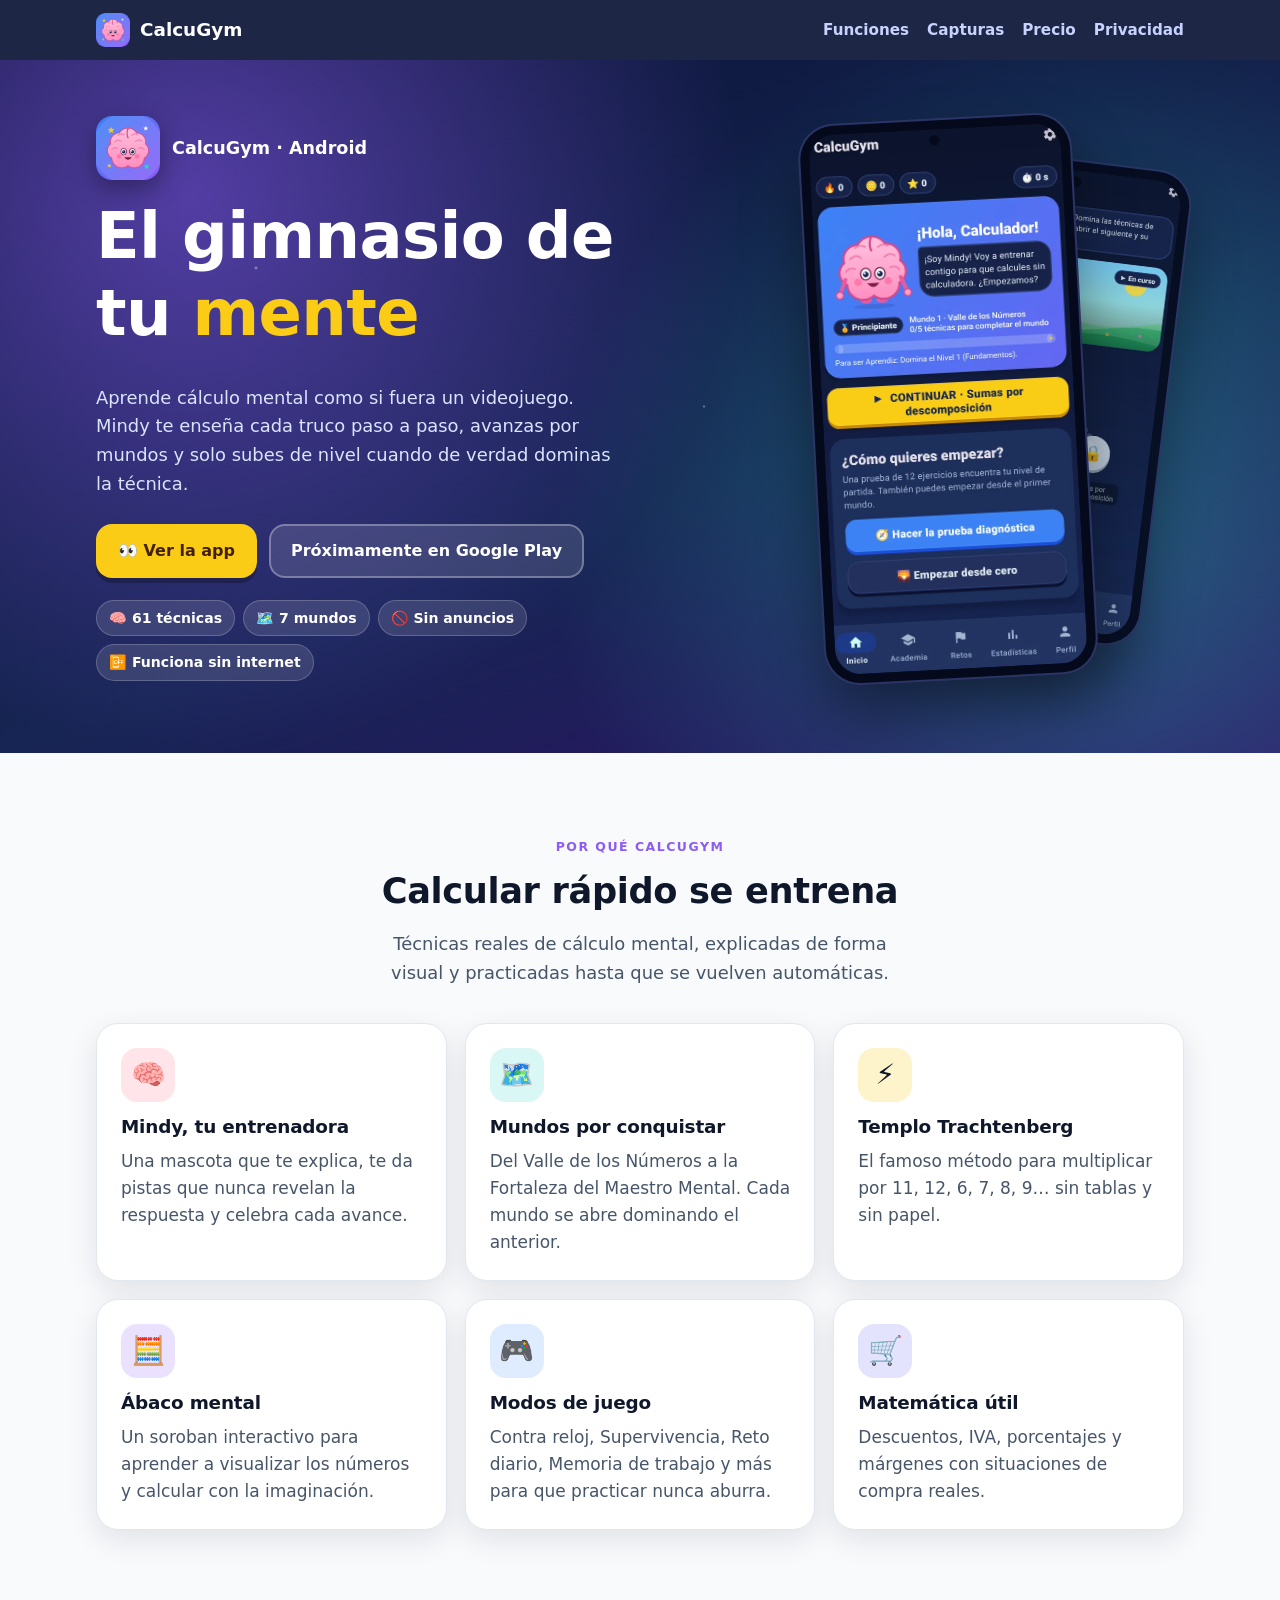
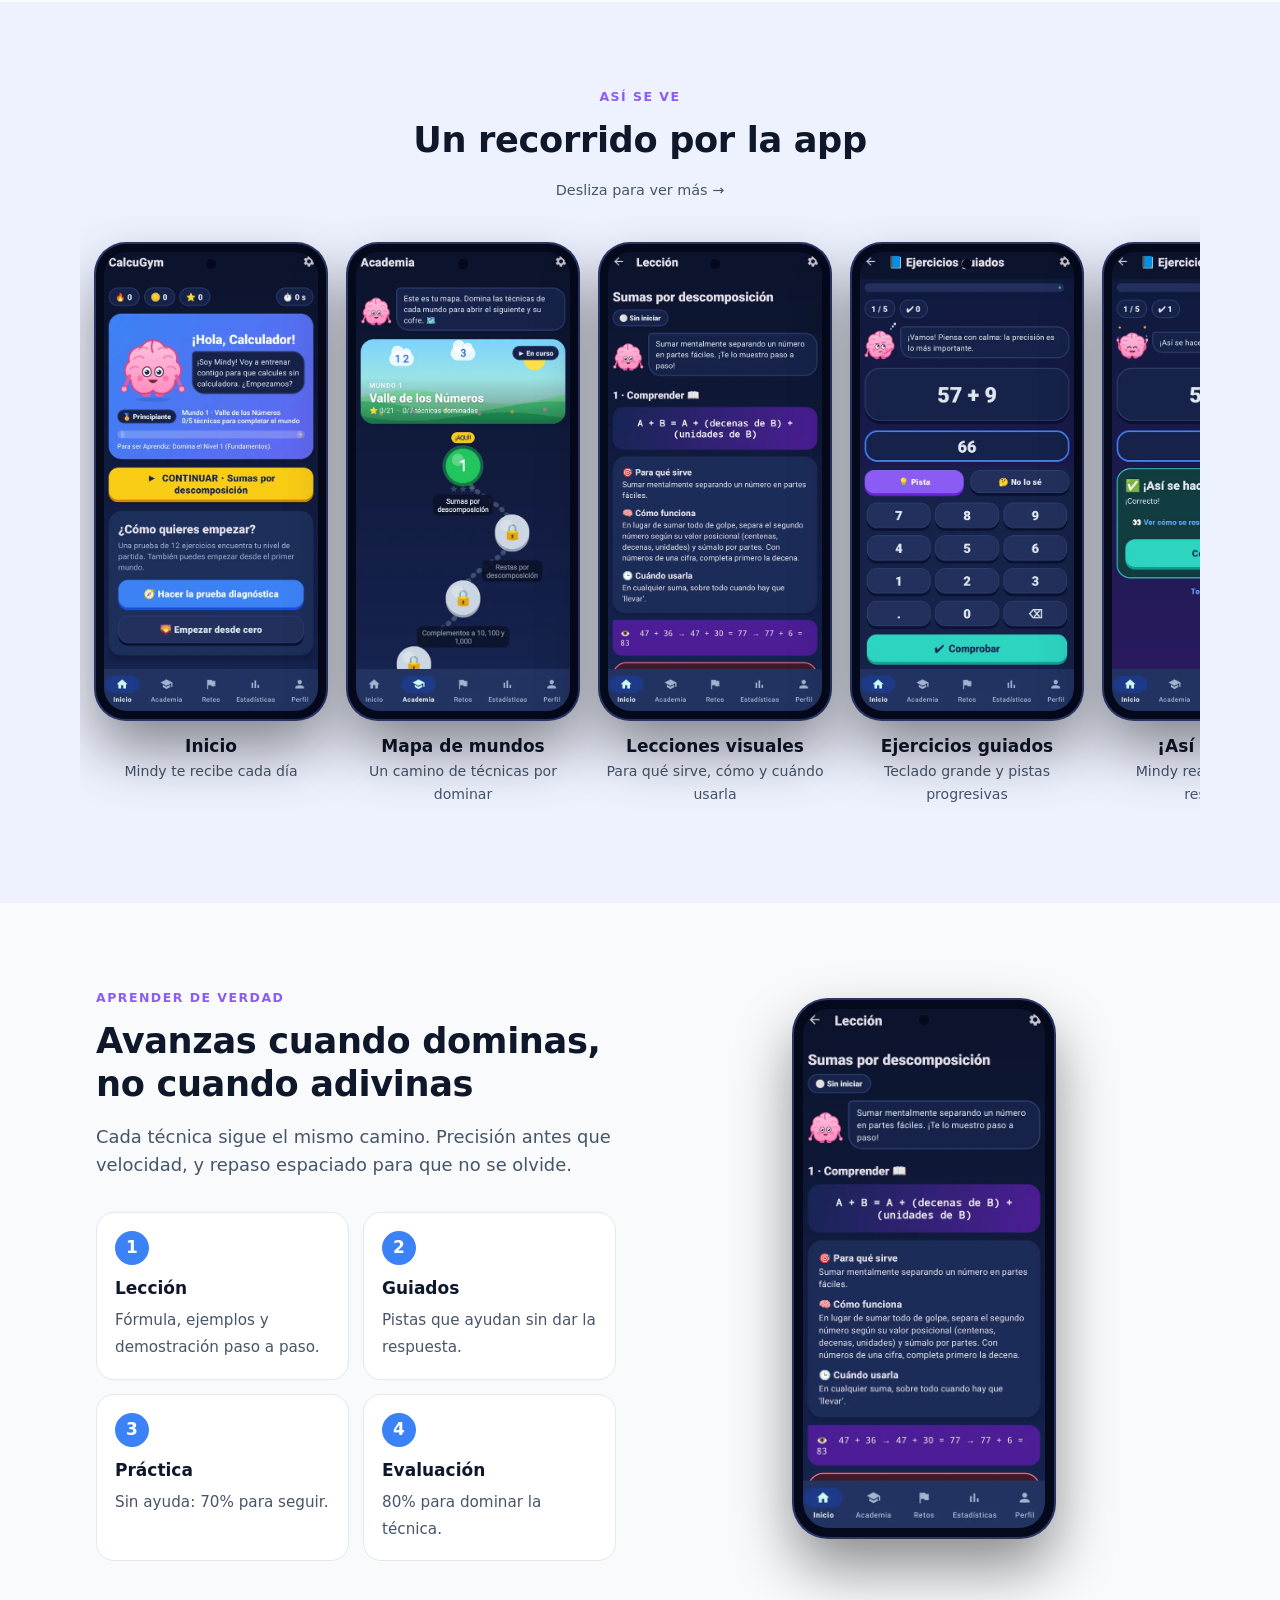
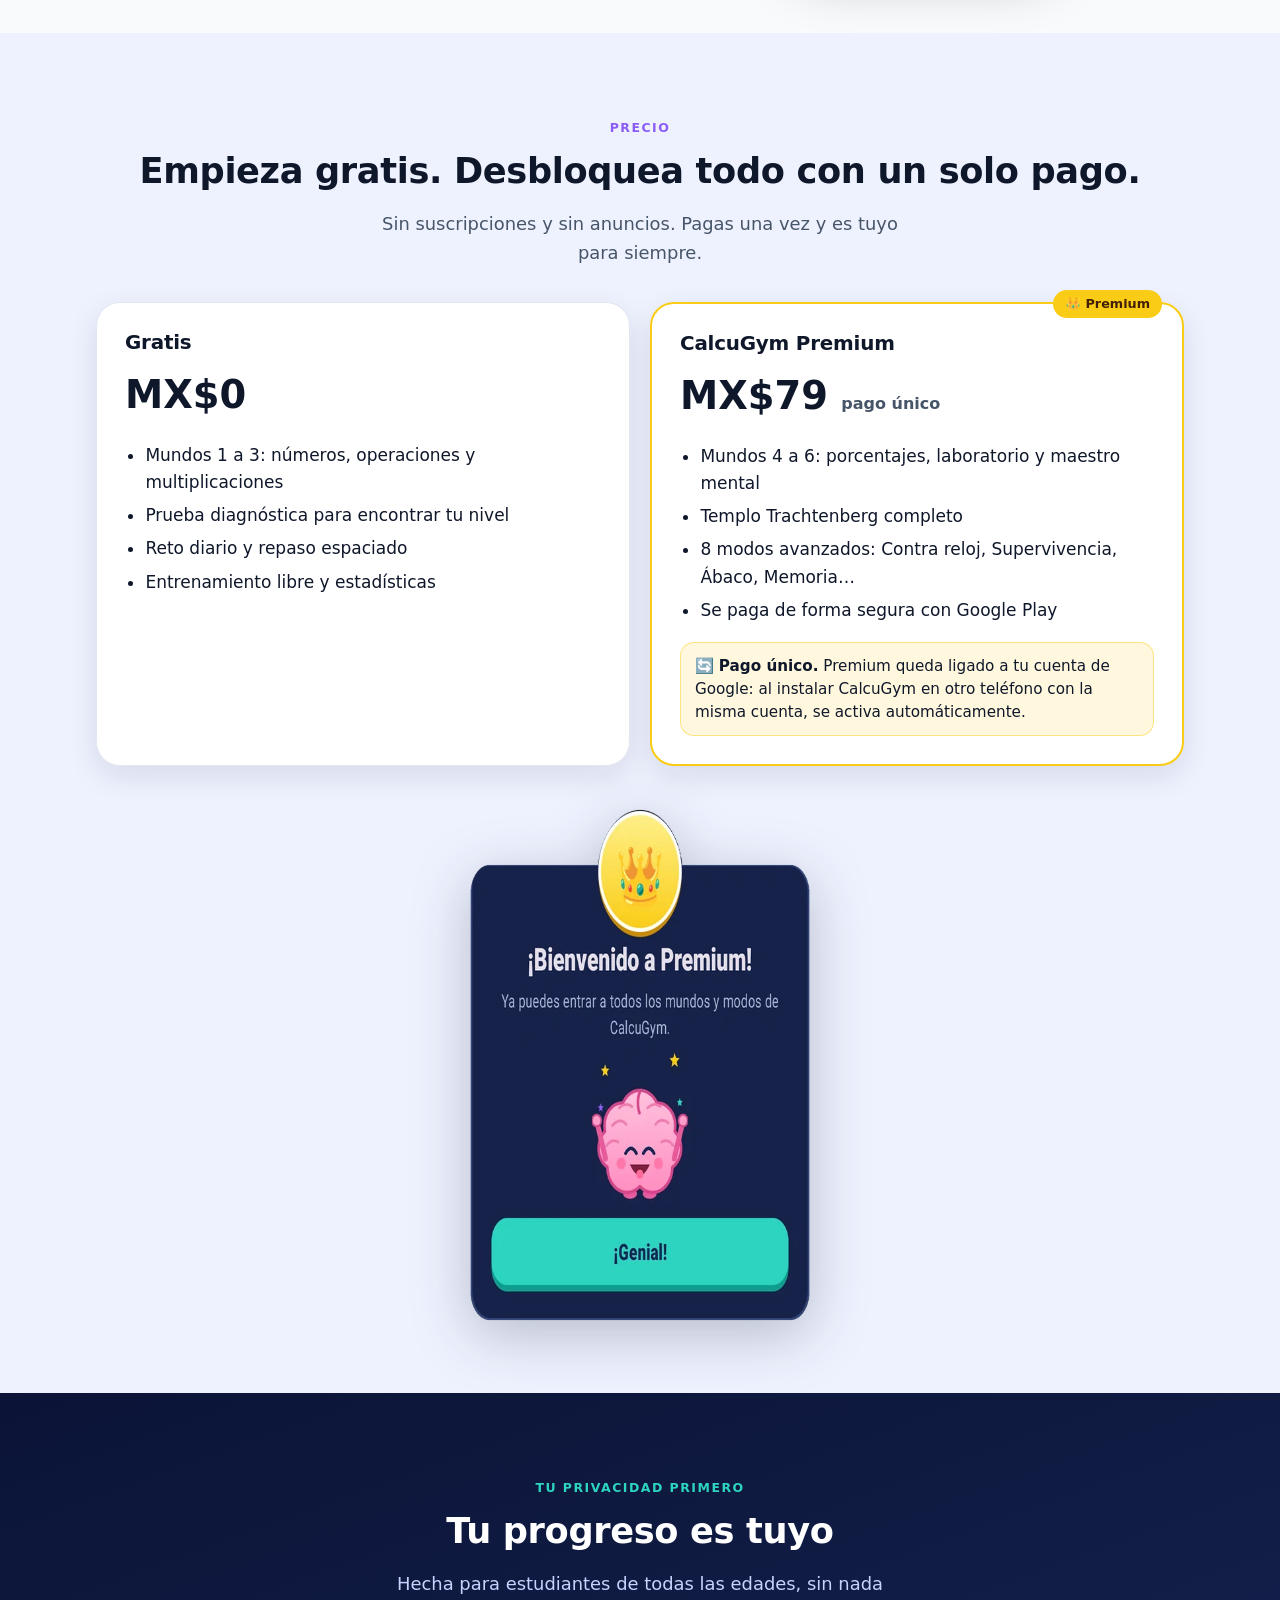
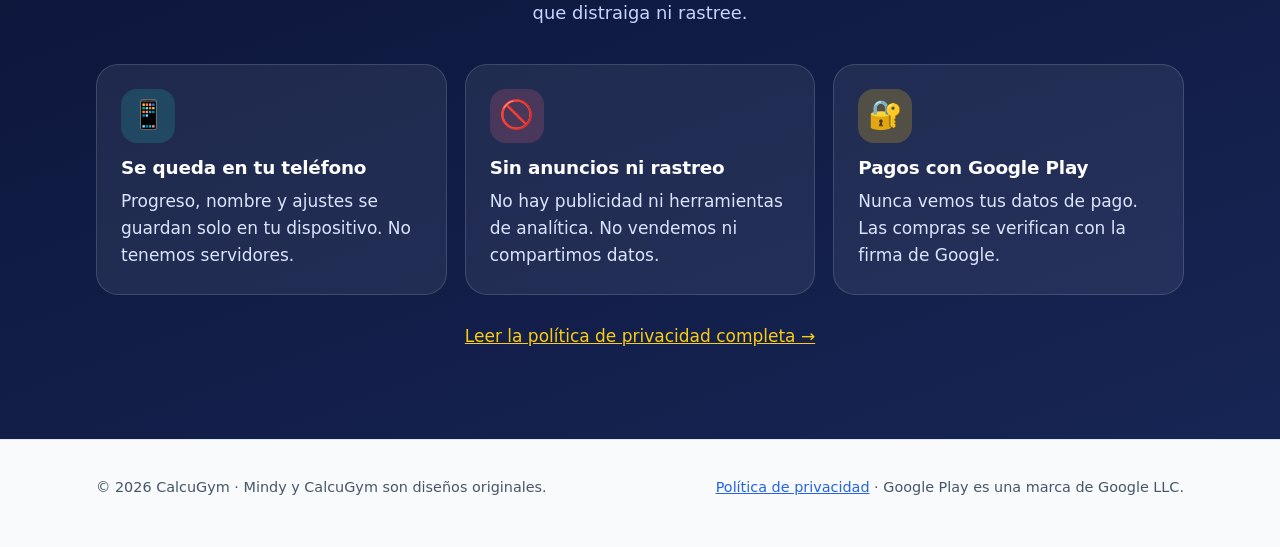
<file: index.html>
<!doctype html>
<html lang="es-MX">
<head>
<meta charset="utf-8">
<meta name="viewport" content="width=device-width, initial-scale=1">
<title>CalcuGym · El gimnasio de tu mente</title>
<meta name="description" content="CalcuGym es una app para Android que enseña cálculo mental como un videojuego: aprende con Mindy, avanza por mundos, domina el método Trachtenberg y el soroban. Sin anuncios y tu progreso se queda en tu teléfono.">
<meta name="theme-color" content="#0B1437">
<meta property="og:title" content="CalcuGym · El gimnasio de tu mente">
<meta property="og:description" content="Aprende cálculo mental jugando, con Mindy como entrenadora. Sin anuncios.">
<meta property="og:image" content="img/inicio.webp">
<link rel="icon" type="image/png" href="img/favicon.png">
<link rel="stylesheet" href="styles.css">
</head>
<body>

<header class="topbar">
  <div class="wrap">
    <a class="brand" href="#inicio"><img src="img/icono.png" alt="" width="34" height="34">CalcuGym</a>
    <nav class="nav" aria-label="Secciones">
      <a class="opt" href="#funciones">Funciones</a>
      <a class="opt" href="#capturas">Capturas</a>
      <a class="opt" href="#precio">Precio</a>
      <a href="privacidad.html">Privacidad</a>
    </nav>
  </div>
</header>

<main id="inicio">
  <!-- Portada -->
  <section class="hero">
    <div class="wrap">
      <div>
        <div class="app-id">
          <img src="img/icono.png" alt="Ícono de CalcuGym: Mindy, un cerebro rosa sonriente" width="64" height="64">
          <b>CalcuGym · Android</b>
        </div>
        <h1>El gimnasio de tu <span>mente</span></h1>
        <p class="lead">Aprende cálculo mental como si fuera un videojuego. Mindy te enseña cada truco paso a paso, avanzas por mundos y solo subes de nivel cuando de verdad dominas la técnica.</p>
        <div class="cta">
          <a class="btn btn-yellow" href="#capturas">👀 Ver la app</a>
          <a class="btn btn-ghost" href="#precio">Próximamente en Google Play</a>
        </div>
        <div class="pills">
          <span class="pill">🧠 61 técnicas</span>
          <span class="pill">🗺️ 7 mundos</span>
          <span class="pill">🚫 Sin anuncios</span>
          <span class="pill">📴 Funciona sin internet</span>
        </div>
      </div>
      <div class="hero-phones">
        <div class="phone"><img src="img/inicio.webp" alt="Pantalla de inicio: Mindy saluda y muestra el progreso del Mundo 1" width="540" height="1115"></div>
        <div class="phone back" aria-hidden="true"><img src="img/academia.webp" alt="" width="540" height="1115"></div>
      </div>
    </div>
  </section>

  <!-- Funciones -->
  <section id="funciones">
    <div class="wrap center">
      <p class="eyebrow">Por qué CalcuGym</p>
      <h2>Calcular rápido se entrena</h2>
      <p class="lead">Técnicas reales de cálculo mental, explicadas de forma visual y practicadas hasta que se vuelven automáticas.</p>
      <div class="grid" style="text-align:left">
        <div class="card"><div class="ico c-coral">🧠</div><h3>Mindy, tu entrenadora</h3><p>Una mascota que te explica, te da pistas que nunca revelan la respuesta y celebra cada avance.</p></div>
        <div class="card"><div class="ico c-teal">🗺️</div><h3>Mundos por conquistar</h3><p>Del Valle de los Números a la Fortaleza del Maestro Mental. Cada mundo se abre dominando el anterior.</p></div>
        <div class="card"><div class="ico c-yellow">⚡</div><h3>Templo Trachtenberg</h3><p>El famoso método para multiplicar por 11, 12, 6, 7, 8, 9… sin tablas y sin papel.</p></div>
        <div class="card"><div class="ico c-violet">🧮</div><h3>Ábaco mental</h3><p>Un soroban interactivo para aprender a visualizar los números y calcular con la imaginación.</p></div>
        <div class="card"><div class="ico c-blue">🎮</div><h3>Modos de juego</h3><p>Contra reloj, Supervivencia, Reto diario, Memoria de trabajo y más para que practicar nunca aburra.</p></div>
        <div class="card"><div class="ico c-navy">🛒</div><h3>Matemática útil</h3><p>Descuentos, IVA, porcentajes y márgenes con situaciones de compra reales.</p></div>
      </div>
    </div>
  </section>

  <!-- Capturas -->
  <section id="capturas" class="band">
    <div class="wrap center">
      <p class="eyebrow">Así se ve</p>
      <h2>Un recorrido por la app</h2>
      <p class="hint">Desliza para ver más →</p>
      <div class="gallery" tabindex="0" aria-label="Capturas de pantalla de CalcuGym">
        <figure class="shot"><div class="phone"><img loading="lazy" src="img/inicio.webp" alt="Inicio con Mindy y el progreso del jugador" width="540" height="1115"></div><figcaption>Inicio<small>Mindy te recibe cada día</small></figcaption></figure>
        <figure class="shot"><div class="phone"><img loading="lazy" src="img/academia.webp" alt="Mapa del Mundo 1 con el camino de técnicas" width="540" height="1115"></div><figcaption>Mapa de mundos<small>Un camino de técnicas por dominar</small></figcaption></figure>
        <figure class="shot"><div class="phone"><img loading="lazy" src="img/leccion.webp" alt="Lección de sumas por descomposición con fórmula y explicación" width="540" height="1115"></div><figcaption>Lecciones visuales<small>Para qué sirve, cómo y cuándo usarla</small></figcaption></figure>
        <figure class="shot"><div class="phone"><img loading="lazy" src="img/ejercicio.webp" alt="Ejercicio 57 + 9 con teclado numérico y botón de pista" width="540" height="1115"></div><figcaption>Ejercicios guiados<small>Teclado grande y pistas progresivas</small></figcaption></figure>
        <figure class="shot"><div class="phone"><img loading="lazy" src="img/correcto.webp" alt="Respuesta correcta: Mindy celebra" width="540" height="1115"></div><figcaption>¡Así se hace!<small>Mindy reacciona a cada respuesta</small></figcaption></figure>
        <figure class="shot"><div class="phone"><img loading="lazy" src="img/reto-diario.webp" alt="Reto diario con recompensa de XP" width="540" height="1115"></div><figcaption>Reto diario<small>Un desafío nuevo cada día</small></figcaption></figure>
        <figure class="shot"><div class="phone"><img loading="lazy" src="img/modos.webp" alt="Cuadrícula de modos de juego de colores" width="540" height="1115"></div><figcaption>Modos de juego<small>Contra reloj, Supervivencia y más</small></figcaption></figure>
        <figure class="shot"><div class="phone"><img loading="lazy" src="img/abaco.webp" alt="Soroban interactivo mostrando el número 527" width="540" height="1115"></div><figcaption>Ábaco mental<small>Mueve las cuentas con el dedo</small></figcaption></figure>
        <figure class="shot"><div class="phone"><img loading="lazy" src="img/trachtenberg.webp" alt="Templo Trachtenberg con su camino de técnicas" width="540" height="1115"></div><figcaption>Templo Trachtenberg<small>Multiplicaciones sin tablas</small></figcaption></figure>
        <figure class="shot"><div class="phone"><img loading="lazy" src="img/premium.webp" alt="Pantalla de CalcuGym Premium con lo que se desbloquea" width="540" height="1115"></div><figcaption>CalcuGym Premium<small>Un solo pago, todo desbloqueado</small></figcaption></figure>
      </div>
    </div>
  </section>

  <!-- Cómo se aprende -->
  <section>
    <div class="wrap">
      <div class="split">
        <div>
          <p class="eyebrow">Aprender de verdad</p>
          <h2>Avanzas cuando dominas, no cuando adivinas</h2>
          <p class="lead">Cada técnica sigue el mismo camino. Precisión antes que velocidad, y repaso espaciado para que no se olvide.</p>
          <div class="steps">
            <div class="step"><b>Lección</b><span>Fórmula, ejemplos y demostración paso a paso.</span></div>
            <div class="step"><b>Guiados</b><span>Pistas que ayudan sin dar la respuesta.</span></div>
            <div class="step"><b>Práctica</b><span>Sin ayuda: 70% para seguir.</span></div>
            <div class="step"><b>Evaluación</b><span>80% para dominar la técnica.</span></div>
          </div>
        </div>
        <div class="phone"><img loading="lazy" src="img/leccion.webp" alt="Lección visual de CalcuGym" width="540" height="1115"></div>
      </div>
    </div>
  </section>

  <!-- Precio -->
  <section id="precio" class="band">
    <div class="wrap center">
      <p class="eyebrow">Precio</p>
      <h2>Empieza gratis. Desbloquea todo con un solo pago.</h2>
      <p class="lead">Sin suscripciones y sin anuncios. Pagas una vez y es tuyo para siempre.</p>
      <div class="plans" style="text-align:left">
        <div class="plan">
          <h3>Gratis</h3>
          <div class="price">MX$0</div>
          <ul>
            <li>Mundos 1 a 3: números, operaciones y multiplicaciones</li>
            <li>Prueba diagnóstica para encontrar tu nivel</li>
            <li>Reto diario y repaso espaciado</li>
            <li>Entrenamiento libre y estadísticas</li>
          </ul>
        </div>
        <div class="plan premium">
          <span class="tag">👑 Premium</span>
          <h3>CalcuGym Premium</h3>
          <div class="price">MX$79 <small>pago único</small></div>
          <ul>
            <li>Mundos 4 a 6: porcentajes, laboratorio y maestro mental</li>
            <li>Templo Trachtenberg completo</li>
            <li>8 modos avanzados: Contra reloj, Supervivencia, Ábaco, Memoria…</li>
            <li>Se paga de forma segura con Google Play</li>
          </ul>
          <p class="plan-note">🔄 <strong>Pago único.</strong> Premium queda ligado a tu cuenta de Google: al instalar
            CalcuGym en otro teléfono con la misma cuenta, se activa automáticamente.</p>
        </div>
      </div>
      <img class="celebrate" loading="lazy" src="img/celebracion.webp" alt="Mindy celebra: ¡Bienvenido a Premium!" width="514" height="519" style="margin-top:36px">
    </div>
  </section>

  <!-- Privacidad -->
  <section class="privacy-band">
    <div class="wrap center">
      <p class="eyebrow" style="color:var(--teal)">Tu privacidad primero</p>
      <h2>Tu progreso es tuyo</h2>
      <p class="lead">Hecha para estudiantes de todas las edades, sin nada que distraiga ni rastree.</p>
      <div class="grid" style="text-align:left">
        <div class="card"><div class="ico c-teal">📱</div><h3>Se queda en tu teléfono</h3><p>Progreso, nombre y ajustes se guardan solo en tu dispositivo. No tenemos servidores.</p></div>
        <div class="card"><div class="ico c-coral">🚫</div><h3>Sin anuncios ni rastreo</h3><p>No hay publicidad ni herramientas de analítica. No vendemos ni compartimos datos.</p></div>
        <div class="card"><div class="ico c-yellow">🔐</div><h3>Pagos con Google Play</h3><p>Nunca vemos tus datos de pago. Las compras se verifican con la firma de Google.</p></div>
      </div>
      <p style="margin-top:28px"><a href="privacidad.html">Leer la política de privacidad completa →</a></p>
    </div>
  </section>
</main>

<footer class="site">
  <div class="wrap">
    <span>© 2026 CalcuGym · Mindy y CalcuGym son diseños originales.</span>
    <span><a href="privacidad.html">Política de privacidad</a> · Google Play es una marca de Google LLC.</span>
  </div>
</footer>
</body>
</html>
</file>
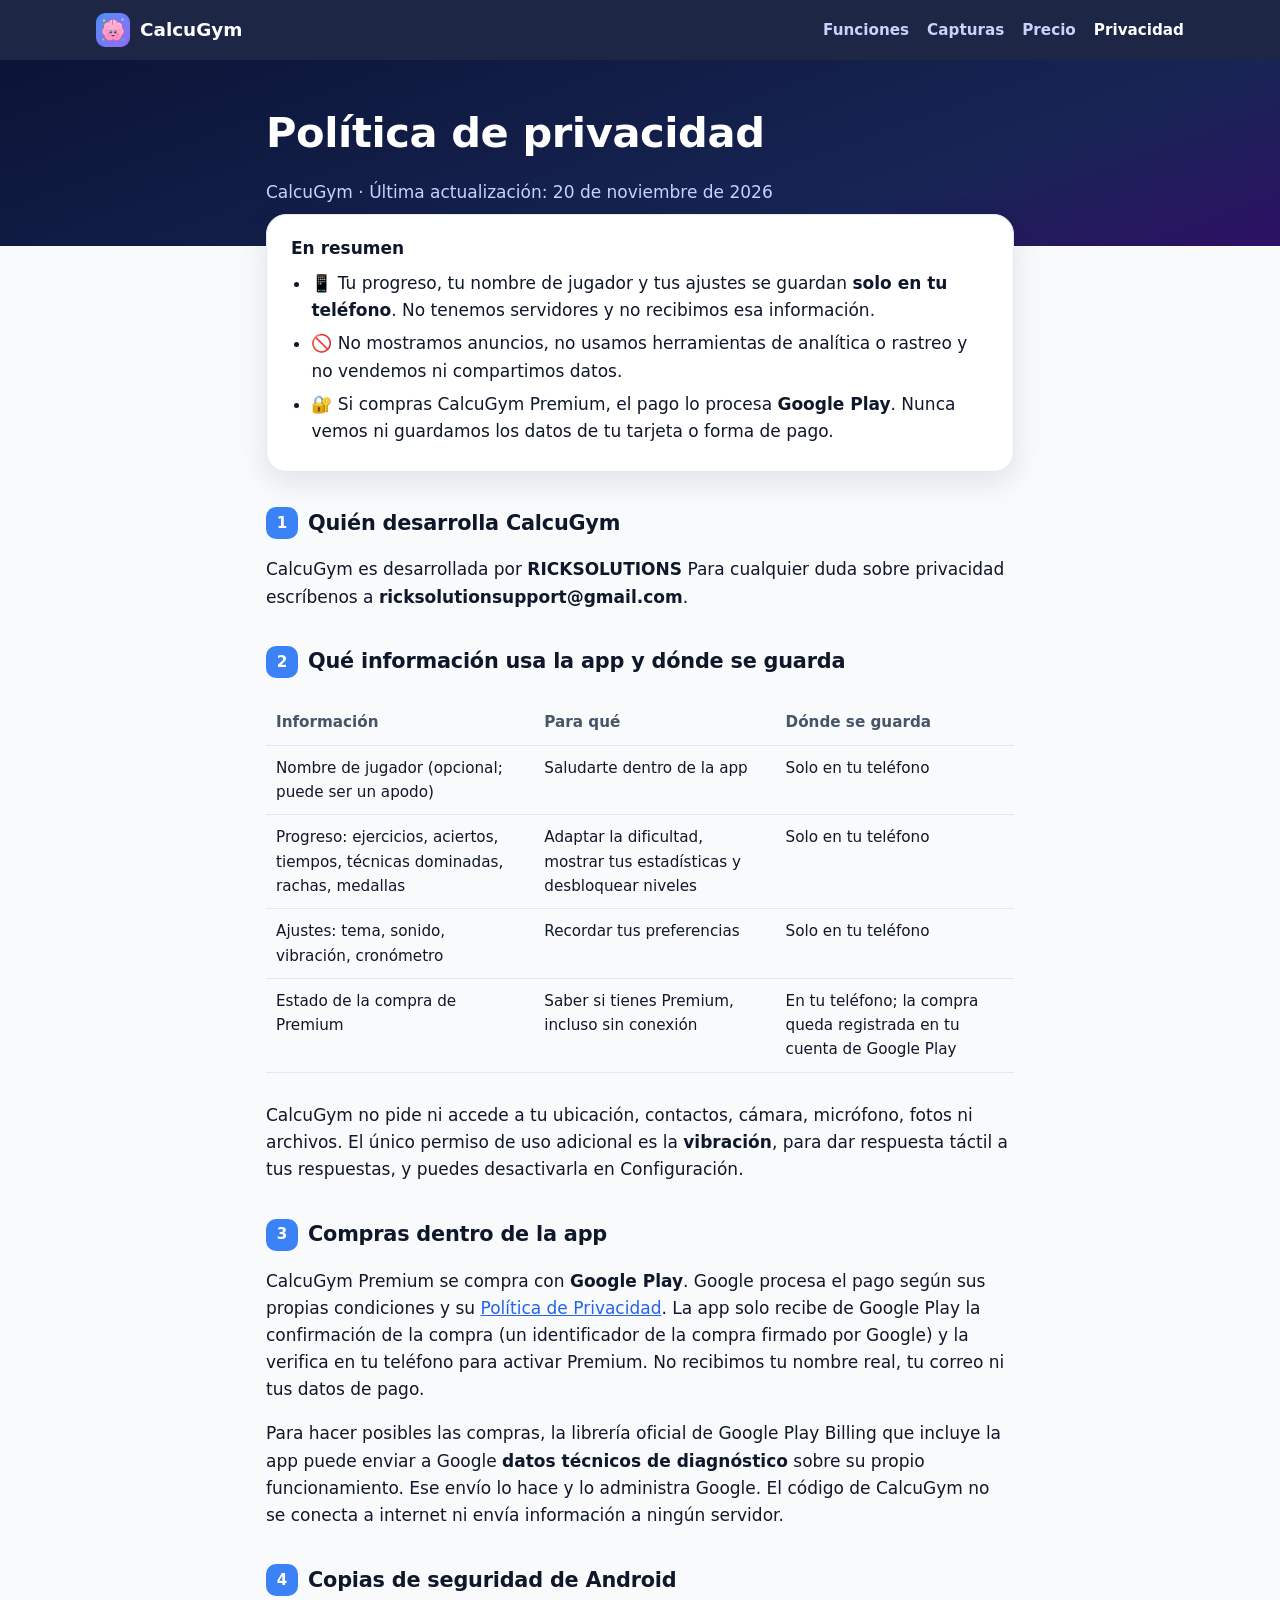
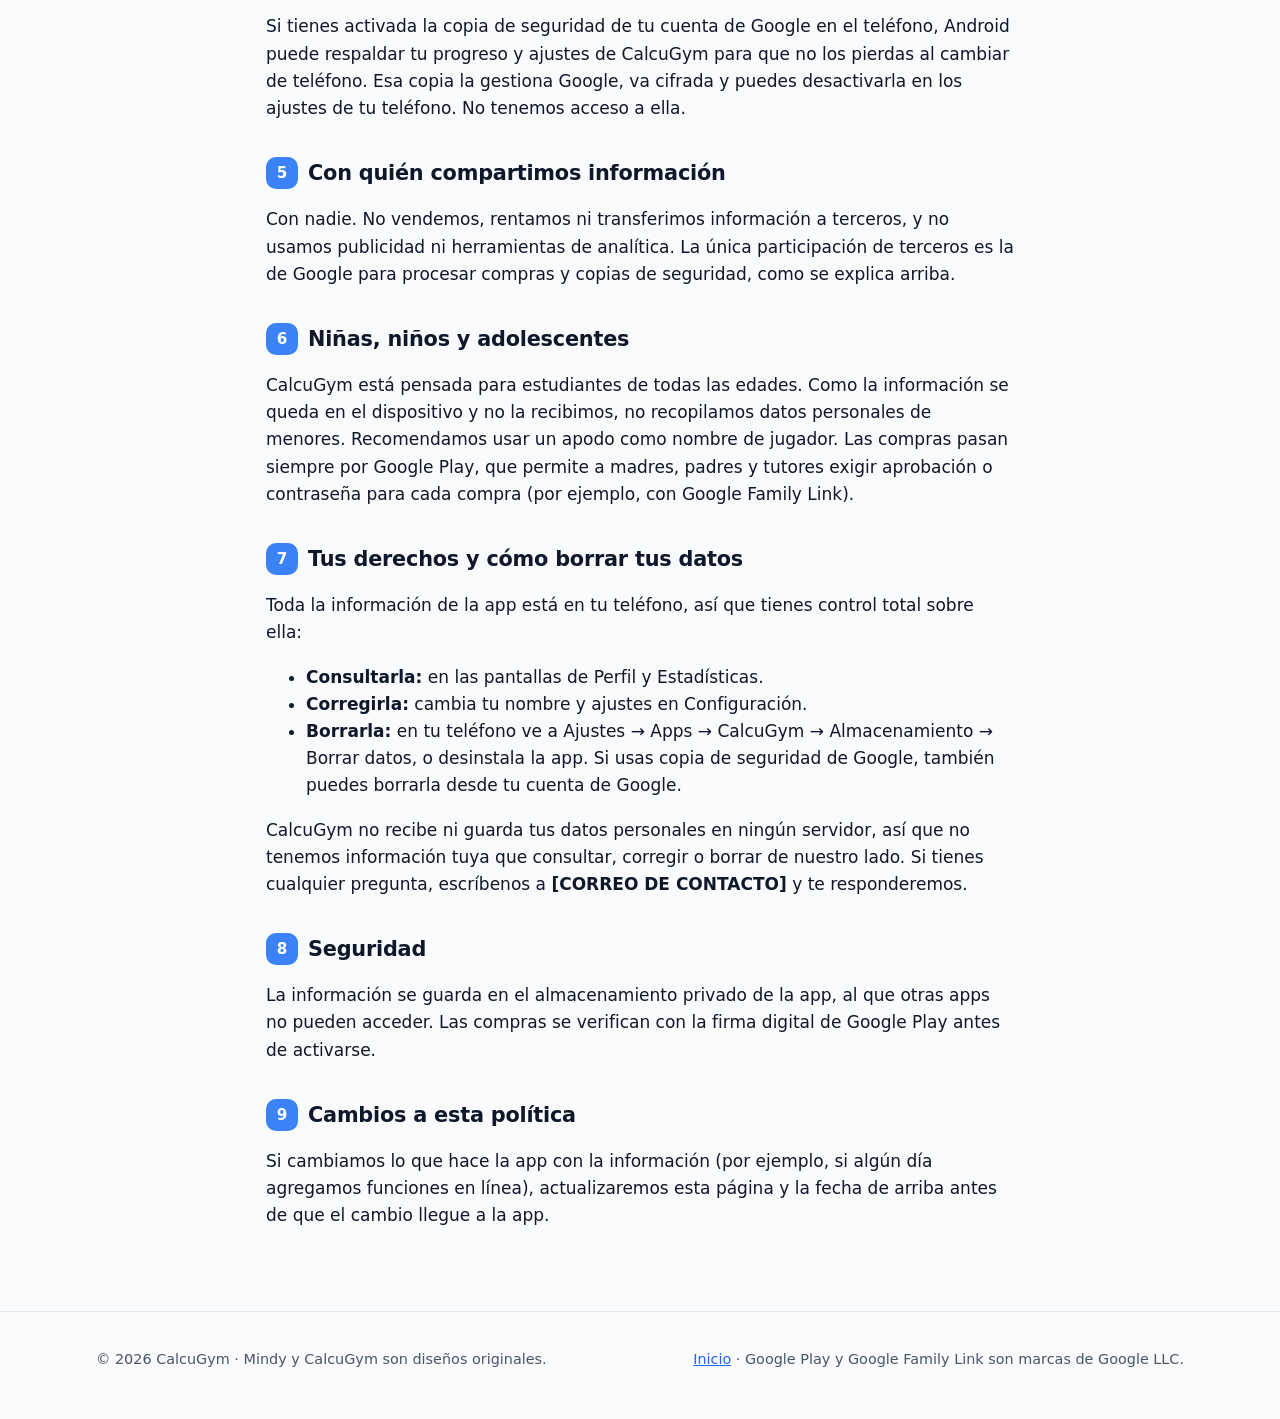
<file: privacidad.html>
<!doctype html>
<html lang="es-MX">
<head>
<meta charset="utf-8">
<meta name="viewport" content="width=device-width, initial-scale=1">
<title>Política de privacidad · CalcuGym</title>
<meta name="description" content="Política de privacidad de la app CalcuGym: qué datos se guardan, dónde y cómo se procesan las compras.">
<meta name="theme-color" content="#0B1437">
<link rel="icon" type="image/png" href="img/favicon.png">
<link rel="stylesheet" href="styles.css">
</head>
<body>

<header class="topbar">
  <div class="wrap">
    <a class="brand" href="index.html"><img src="img/icono.png" alt="" width="34" height="34">CalcuGym</a>
    <nav class="nav" aria-label="Secciones">
      <a class="opt" href="index.html#funciones">Funciones</a>
      <a class="opt" href="index.html#capturas">Capturas</a>
      <a class="opt" href="index.html#precio">Precio</a>
      <a href="privacidad.html" aria-current="page">Privacidad</a>
    </nav>
  </div>
</header>

<div class="doc-hero">
  <div class="wrap" style="max-width:780px">
    <h1>Política de privacidad</h1>
    <p class="meta">CalcuGym · Última actualización: 20 de noviembre de 2026</p>
  </div>
</div>

<main class="doc">
  <section class="summary" aria-label="Resumen" style="padding:20px 24px">
    <p style="margin:0"><strong>En resumen</strong></p>
    <ul>
      <li>📱 Tu progreso, tu nombre de jugador y tus ajustes se guardan <strong>solo en tu teléfono</strong>.
        No tenemos servidores y no recibimos esa información.</li>
      <li>🚫 No mostramos anuncios, no usamos herramientas de analítica o rastreo y no vendemos ni compartimos datos.</li>
      <li>🔐 Si compras CalcuGym Premium, el pago lo procesa <strong>Google Play</strong>. Nunca vemos ni guardamos los
        datos de tu tarjeta o forma de pago.</li>
    </ul>
  </section>

  <h2><span class="n">1</span>Quién desarrolla CalcuGym</h2>
  <p>CalcuGym es desarrollada por <strong>RICKSOLUTIONS</strong> Para cualquier duda sobre privacidad escríbenos a <strong>ricksolutionsupport@gmail.com</strong>.</p>

  <h2><span class="n">2</span>Qué información usa la app y dónde se guarda</h2>
  <div class="table-wrap">
  <table>
    <thead><tr><th>Información</th><th>Para qué</th><th>Dónde se guarda</th></tr></thead>
    <tbody>
      <tr><td>Nombre de jugador (opcional; puede ser un apodo)</td><td>Saludarte dentro de la app</td><td>Solo en tu teléfono</td></tr>
      <tr><td>Progreso: ejercicios, aciertos, tiempos, técnicas dominadas, rachas, medallas</td><td>Adaptar la dificultad, mostrar tus estadísticas y desbloquear niveles</td><td>Solo en tu teléfono</td></tr>
      <tr><td>Ajustes: tema, sonido, vibración, cronómetro</td><td>Recordar tus preferencias</td><td>Solo en tu teléfono</td></tr>
      <tr><td>Estado de la compra de Premium</td><td>Saber si tienes Premium, incluso sin conexión</td><td>En tu teléfono; la compra queda registrada en tu cuenta de Google Play</td></tr>
    </tbody>
  </table>
  </div>
  <p>CalcuGym no pide ni accede a tu ubicación, contactos, cámara, micrófono, fotos ni archivos. El único
    permiso de uso adicional es la <strong>vibración</strong>, para dar respuesta táctil a tus respuestas, y puedes
    desactivarla en Configuración.</p>

  <h2><span class="n">3</span>Compras dentro de la app</h2>
  <p>CalcuGym Premium se compra con <strong>Google Play</strong>. Google procesa el pago según sus propias condiciones
    y su <a href="https://policies.google.com/privacy?hl=es-419" rel="noopener">Política de Privacidad</a>.
    La app solo recibe de Google Play la confirmación de la compra (un identificador de la compra firmado por Google)
    y la verifica en tu teléfono para activar Premium. No recibimos tu nombre real, tu correo ni tus datos de pago.</p>
  <p>Para hacer posibles las compras, la librería oficial de Google Play Billing que incluye la app puede enviar a
    Google <strong>datos técnicos de diagnóstico</strong> sobre su propio funcionamiento. Ese envío lo hace y lo
    administra Google. El código de CalcuGym no se conecta a internet ni envía información a ningún servidor.</p>

  <h2><span class="n">4</span>Copias de seguridad de Android</h2>
  <p>Si tienes activada la copia de seguridad de tu cuenta de Google en el teléfono, Android puede respaldar tu
    progreso y ajustes de CalcuGym para que no los pierdas al cambiar de teléfono. Esa copia la gestiona Google,
    va cifrada y puedes desactivarla en los ajustes de tu teléfono. No tenemos acceso a ella.</p>

  <h2><span class="n">5</span>Con quién compartimos información</h2>
  <p>Con nadie. No vendemos, rentamos ni transferimos información a terceros, y no usamos publicidad ni
    herramientas de analítica. La única participación de terceros es la de Google para procesar compras y
    copias de seguridad, como se explica arriba.</p>

  <h2><span class="n">6</span>Niñas, niños y adolescentes</h2>
  <p>CalcuGym está pensada para estudiantes de todas las edades. Como la información se queda en el dispositivo y no
    la recibimos, no recopilamos datos personales de menores. Recomendamos usar un apodo como nombre de jugador. Las
    compras pasan siempre por Google Play, que permite a madres, padres y tutores exigir aprobación o contraseña para
    cada compra (por ejemplo, con Google Family Link).</p>

  <h2><span class="n">7</span>Tus derechos y cómo borrar tus datos</h2>
  <p>Toda la información de la app está en tu teléfono, así que tienes control total sobre ella:</p>
  <ul>
    <li><strong>Consultarla:</strong> en las pantallas de Perfil y Estadísticas.</li>
    <li><strong>Corregirla:</strong> cambia tu nombre y ajustes en Configuración.</li>
    <li><strong>Borrarla:</strong> en tu teléfono ve a Ajustes → Apps → CalcuGym → Almacenamiento → Borrar datos,
      o desinstala la app. Si usas copia de seguridad de Google, también puedes borrarla desde tu cuenta de Google.</li>
  </ul>
  <p>CalcuGym no recibe ni guarda tus datos personales en ningún servidor, así que no tenemos información tuya que
    consultar, corregir o borrar de nuestro lado. Si tienes cualquier pregunta, escríbenos a
    <strong>[CORREO DE CONTACTO]</strong> y te responderemos.</p>

  <h2><span class="n">8</span>Seguridad</h2>
  <p>La información se guarda en el almacenamiento privado de la app, al que otras apps no pueden acceder. Las
    compras se verifican con la firma digital de Google Play antes de activarse.</p>

  <h2><span class="n">9</span>Cambios a esta política</h2>
  <p>Si cambiamos lo que hace la app con la información (por ejemplo, si algún día agregamos funciones en línea),
    actualizaremos esta página y la fecha de arriba antes de que el cambio llegue a la app.</p>
</main>

<footer class="site">
  <div class="wrap">
    <span>© 2026 CalcuGym · Mindy y CalcuGym son diseños originales.</span>
    <span><a href="index.html">Inicio</a> · Google Play y Google Family Link son marcas de Google LLC.</span>
  </div>
</footer>
</body>
</html>
</file>
<file: styles.css>
/* CalcuGym · sitio público (presentación + privacidad). Sin fuentes ni scripts externos. */
:root {
  --navy: #172554; --navy-deep: #0B1437; --blue: #3B82F6; --teal: #2DD4BF;
  --yellow: #FACC15; --coral: #FB7185; --violet: #8B5CF6;
  --bg: #F8FAFC; --surface: #FFFFFF; --surface-2: #EEF2FF; --text: #0F172A; --muted: #475569;
  --border: #E2E8F0; --link: #2563EB; --shadow: 0 10px 30px rgba(15, 23, 42, .10);
}
@media (prefers-color-scheme: dark) {
  :root:not([data-theme="light"]) {
    --bg: #0B1120; --surface: #131C3B; --surface-2: #1A2552; --text: #E2E8F0; --muted: #A5B4CF;
    --border: #26336A; --link: #7DB4FF; --shadow: 0 10px 30px rgba(0, 0, 0, .35);
  }
}
:root[data-theme="dark"] {
  --bg: #0B1120; --surface: #131C3B; --surface-2: #1A2552; --text: #E2E8F0; --muted: #A5B4CF;
  --border: #26336A; --link: #7DB4FF; --shadow: 0 10px 30px rgba(0, 0, 0, .35);
}

* { box-sizing: border-box; }
html { scroll-behavior: smooth; }
body {
  margin: 0; background: var(--bg); color: var(--text);
  font: 17px/1.6 system-ui, -apple-system, "Segoe UI", Roboto, "Helvetica Neue", Arial, sans-serif;
  -webkit-font-smoothing: antialiased;
}
img { max-width: 100%; display: block; }
a { color: var(--link); }
h1, h2, h3 { line-height: 1.2; margin: 0 0 .5em; letter-spacing: -.01em; }
h2 { font-size: clamp(1.6rem, 4vw, 2.2rem); }
.wrap { max-width: 1120px; margin: 0 auto; padding: 0 16px; }
.eyebrow { text-transform: uppercase; letter-spacing: .12em; font-size: .78rem; font-weight: 700; color: var(--violet); }
.lead { font-size: 1.12rem; color: var(--muted); max-width: 46ch; }
.center { text-align: center; }
.center .lead { margin-left: auto; margin-right: auto; }
section { padding: 72px 0; }

/* Barra superior */
.topbar {
  position: sticky; top: 0; z-index: 10; background: rgba(11, 20, 55, .92);
  backdrop-filter: saturate(1.4) blur(10px); -webkit-backdrop-filter: saturate(1.4) blur(10px);
}
.topbar .wrap { display: flex; align-items: center; gap: 16px; height: 60px; }
.brand { display: flex; align-items: center; gap: 10px; color: #fff; text-decoration: none; font-weight: 800; font-size: 1.15rem; }
.brand img { width: 34px; height: 34px; border-radius: 9px; }
.nav { margin-left: auto; display: flex; gap: 18px; }
.nav a { color: #C7D2FE; text-decoration: none; font-weight: 600; font-size: .95rem; }
.nav a:hover, .nav a[aria-current="page"] { color: #fff; }
@media (max-width: 640px) { .nav .opt { display: none; } }

/* Portada */
.hero {
  position: relative; overflow: hidden; color: #fff; padding: 56px 0 72px;
  background:
    radial-gradient(circle at 15% 20%, rgba(139, 92, 246, .55), transparent 45%),
    radial-gradient(circle at 85% 70%, rgba(45, 212, 191, .35), transparent 45%),
    linear-gradient(160deg, var(--navy-deep), var(--navy) 60%, #2E1065);
}
.hero::before {
  content: ""; position: absolute; inset: 0; opacity: .55; pointer-events: none;
  background-image:
    radial-gradient(2px 2px at 20% 30%, #fff, transparent), radial-gradient(1.5px 1.5px at 70% 15%, #FDE68A, transparent),
    radial-gradient(1.5px 1.5px at 40% 80%, #fff, transparent), radial-gradient(2px 2px at 90% 40%, #A5F3FC, transparent),
    radial-gradient(1.5px 1.5px at 10% 70%, #FBCFE8, transparent), radial-gradient(1.5px 1.5px at 55% 50%, #fff, transparent);
}
.hero .wrap { position: relative; display: grid; grid-template-columns: 1.1fr .9fr; gap: 40px; align-items: center; }
@media (max-width: 860px) { .hero .wrap { grid-template-columns: 1fr; text-align: center; } .hero .lead { margin: 0 auto; } }
.hero h1 { font-size: clamp(2.4rem, 7vw, 4rem); font-weight: 900; }
.hero h1 span { color: var(--yellow); }
.hero .lead { color: #DBE4FF; }
.app-id { display: inline-flex; align-items: center; gap: 12px; margin-bottom: 18px; }
.app-id img { width: 64px; height: 64px; border-radius: 16px; box-shadow: 0 8px 24px rgba(0,0,0,.35); }
.app-id b { font-size: 1.1rem; }
.cta { display: flex; flex-wrap: wrap; gap: 12px; margin-top: 26px; }
@media (max-width: 860px) { .cta { justify-content: center; } }
.btn {
  display: inline-flex; align-items: center; gap: 8px; padding: 14px 22px; border-radius: 16px;
  font-weight: 800; text-decoration: none; font-size: 1rem; border: 0;
  box-shadow: 0 5px 0 rgba(0,0,0,.25); transition: transform .12s ease, box-shadow .12s ease;
}
.btn:active { transform: translateY(3px); box-shadow: 0 2px 0 rgba(0,0,0,.25); }
.btn-yellow { background: var(--yellow); color: #422006; }
.btn-ghost { background: rgba(255,255,255,.12); color: #fff; box-shadow: inset 0 0 0 2px rgba(255,255,255,.3); }
.pills { display: flex; flex-wrap: wrap; gap: 8px; margin-top: 22px; }
@media (max-width: 860px) { .pills { justify-content: center; } }
.pill { background: rgba(255,255,255,.12); border: 1px solid rgba(255,255,255,.2); padding: 6px 12px; border-radius: 999px; font-size: .88rem; font-weight: 600; }

/* Teléfono */
.phone {
  position: relative; width: 100%; max-width: 280px; aspect-ratio: 540 / 1115; margin: 0 auto;
  border-radius: 34px; padding: 9px; background: #05091C;
  box-shadow: 0 0 0 2px #2A3566, 0 30px 60px rgba(0,0,0,.45);
}
.phone img { width: 100%; height: 100%; object-fit: cover; border-radius: 26px; }
.phone::after { content: ""; position: absolute; top: 15px; left: 50%; width: 10px; height: 10px; margin-left: -5px; border-radius: 50%; background: #05091C; }
.hero-phones { position: relative; display: flex; justify-content: center; isolation: isolate; }
.hero-phones .phone { max-width: 270px; transform: rotate(-3deg); }
.hero-phones .phone.back { position: absolute; max-width: 230px; right: 4%; top: 40px; transform: rotate(7deg); opacity: .9; z-index: -1; }
@media (max-width: 860px) { .hero-phones .phone.back { display: none; } .hero-phones .phone { transform: none; } }

/* Tarjetas de funciones */
.grid { display: grid; gap: 18px; grid-template-columns: repeat(auto-fit, minmax(280px, 1fr)); margin-top: 36px; }
@media (max-width: 340px) { .grid { grid-template-columns: 1fr; } }
.card {
  background: var(--surface); border: 1px solid var(--border); border-radius: 22px; padding: 24px;
  box-shadow: var(--shadow);
}
.card .ico {
  width: 54px; height: 54px; border-radius: 16px; display: grid; place-items: center; font-size: 28px; margin-bottom: 14px;
}
.card h3 { font-size: 1.15rem; }
.card p { margin: 0; color: var(--muted); }
.c-blue { background: rgba(59,130,246,.16); } .c-teal { background: rgba(45,212,191,.18); }
.c-yellow { background: rgba(250,204,21,.22); } .c-coral { background: rgba(251,113,133,.18); }
.c-violet { background: rgba(139,92,246,.18); } .c-navy { background: rgba(99,102,241,.18); }

/* Pasos */
.steps { display: grid; grid-template-columns: repeat(4, 1fr); gap: 14px; margin-top: 32px; counter-reset: step; }
@media (max-width: 860px) { .steps { grid-template-columns: repeat(2, 1fr); } }
@media (max-width: 460px) { .steps { grid-template-columns: 1fr; } }
.split .steps { grid-template-columns: repeat(2, 1fr); }
@media (max-width: 460px) { .split .steps { grid-template-columns: 1fr; } }
.step { background: var(--surface); border: 1px solid var(--border); border-radius: 18px; padding: 18px; position: relative; }
.step::before {
  counter-increment: step; content: counter(step); display: grid; place-items: center; width: 34px; height: 34px;
  border-radius: 50%; background: var(--blue); color: #fff; font-weight: 800; margin-bottom: 10px;
}
.step b { display: block; margin-bottom: 4px; }
.step span { color: var(--muted); font-size: .95rem; }

/* Galería */
.band { background: var(--surface-2); }
.gallery {
  display: flex; gap: 22px; overflow-x: auto; scroll-snap-type: x mandatory; padding: 28px 16px 26px;
  margin: 0 -16px; scrollbar-width: thin; -webkit-overflow-scrolling: touch;
}
.shot { flex: 0 0 auto; width: 230px; scroll-snap-align: center; margin: 0; }
.shot .phone { max-width: 230px; border-radius: 30px; padding: 8px; }
.shot .phone img { border-radius: 23px; }
.shot figcaption { text-align: center; margin-top: 14px; font-weight: 700; }
.shot figcaption small { display: block; font-weight: 400; color: var(--muted); font-size: .88rem; }
.hint { color: var(--muted); font-size: .9rem; }

/* Bloque de dos columnas */
.split { display: grid; grid-template-columns: 1fr 1fr; gap: 48px; align-items: center; }
@media (max-width: 860px) { .split { grid-template-columns: 1fr; } }
.split .phone { max-width: 260px; }
.checks { list-style: none; padding: 0; margin: 18px 0 0; }
.checks li { padding-left: 34px; position: relative; margin: 10px 0; }
.checks li::before { content: "✓"; position: absolute; left: 0; top: 0; width: 24px; height: 24px; border-radius: 50%; background: var(--teal); color: #042F2E; font-weight: 900; display: grid; place-items: center; font-size: .8rem; }
.celebrate { max-width: 340px; margin: 0 auto; filter: drop-shadow(0 14px 28px rgba(15, 23, 42, .25)); }

/* Precio */
.plans { display: grid; grid-template-columns: 1fr 1fr; gap: 20px; margin-top: 34px; }
@media (max-width: 760px) { .plans { grid-template-columns: 1fr; } }
.plan { background: var(--surface); border: 1px solid var(--border); border-radius: 24px; padding: 28px; box-shadow: var(--shadow); }
.plan.premium { border: 2px solid var(--yellow); position: relative; }
.plan .price { font-size: 2.4rem; font-weight: 900; margin: 6px 0 2px; }
.plan .price small { font-size: 1rem; font-weight: 600; color: var(--muted); }
.plan ul { padding-left: 1.2em; margin: 16px 0 0; }
.plan li { margin: 6px 0; }
.plan-note { margin: 18px 0 0; padding: 12px 14px; border-radius: 14px; font-size: .95rem; line-height: 1.5;
  background: color-mix(in srgb, var(--yellow) 14%, transparent); border: 1px solid color-mix(in srgb, var(--yellow) 45%, transparent); }
.tag { position: absolute; top: -14px; right: 20px; background: var(--yellow); color: #422006; font-weight: 800; font-size: .8rem; padding: 4px 12px; border-radius: 999px; }

/* Privacidad (resumen en portada) */
.privacy-band { background: linear-gradient(160deg, var(--navy-deep), var(--navy)); color: #fff; }
.privacy-band .lead { color: #C7D2FE; }
.privacy-band .card { background: rgba(255,255,255,.07); border-color: rgba(255,255,255,.14); box-shadow: none; }
.privacy-band .card p { color: #DBE4FF; }
.privacy-band a { color: var(--yellow); }

/* Documento legal */
.doc-hero { background: linear-gradient(160deg, var(--navy-deep), var(--navy) 70%, #2E1065); color: #fff; padding: 48px 0 40px; }
.doc-hero .meta { color: #C7D2FE; margin: 0; }
.doc-hero h1 { font-size: clamp(1.9rem, 5vw, 2.6rem); }
.doc { max-width: 780px; margin: 0 auto; padding: 32px 16px 64px; }
.doc h2 { font-size: 1.3rem; margin-top: 2.2rem; display: flex; gap: 10px; align-items: center; }
.doc h2 .n { display: inline-grid; place-items: center; min-width: 32px; height: 32px; border-radius: 10px; background: var(--blue); color: #fff; font-size: .95rem; }
.summary { background: var(--surface); border: 1px solid var(--border); border-radius: 20px; padding: 20px 24px; box-shadow: var(--shadow); margin-top: -64px; position: relative; }
.summary ul { margin: 8px 0 0; padding-left: 1.2em; }
.summary li { margin: 6px 0; }
.table-wrap { overflow-x: auto; }
table { width: 100%; border-collapse: collapse; margin: 12px 0; font-size: .95rem; }
th, td { text-align: left; vertical-align: top; padding: 10px; border-bottom: 1px solid var(--border); }
th { color: var(--muted); font-weight: 700; }

footer.site { padding: 36px 0 48px; color: var(--muted); font-size: .9rem; border-top: 1px solid var(--border); }
footer.site .wrap { display: flex; flex-wrap: wrap; gap: 12px 28px; justify-content: space-between; }

@media (prefers-reduced-motion: reduce) { html { scroll-behavior: auto; } .btn { transition: none; } }
</file>
